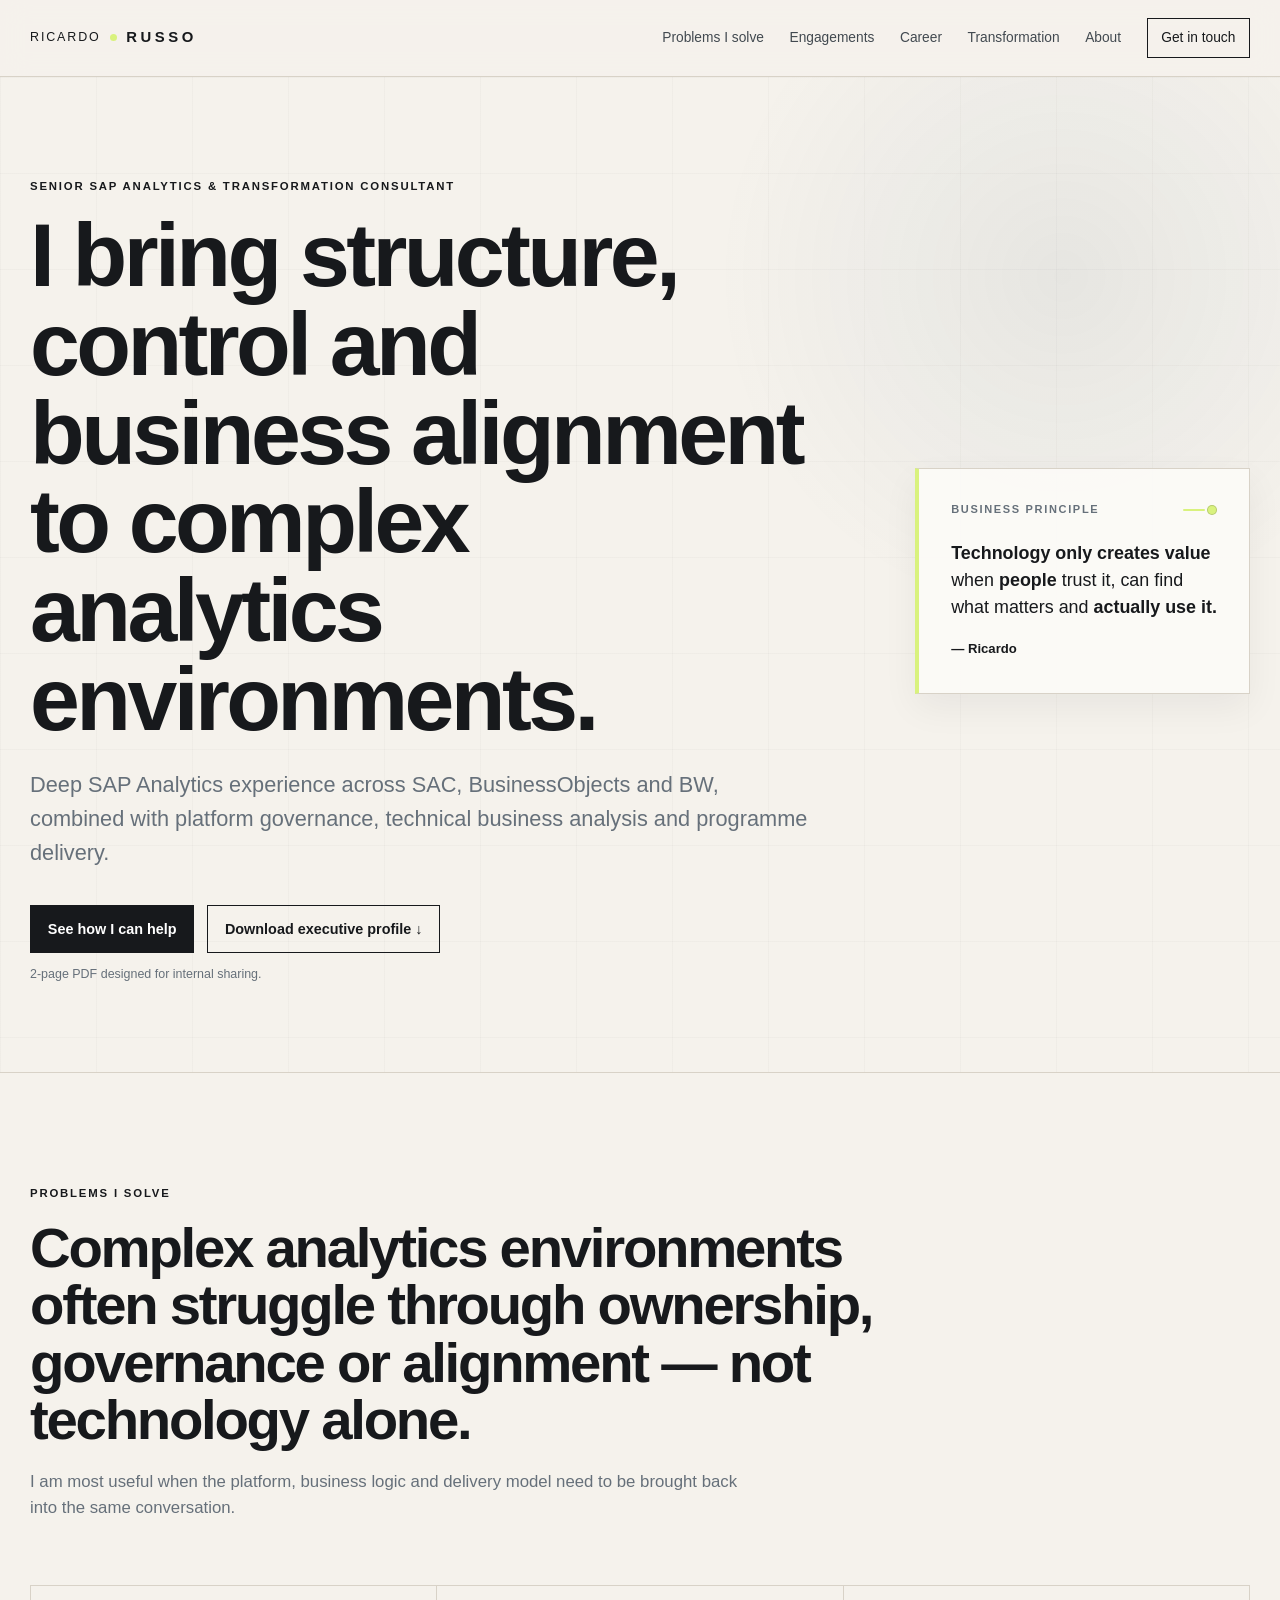
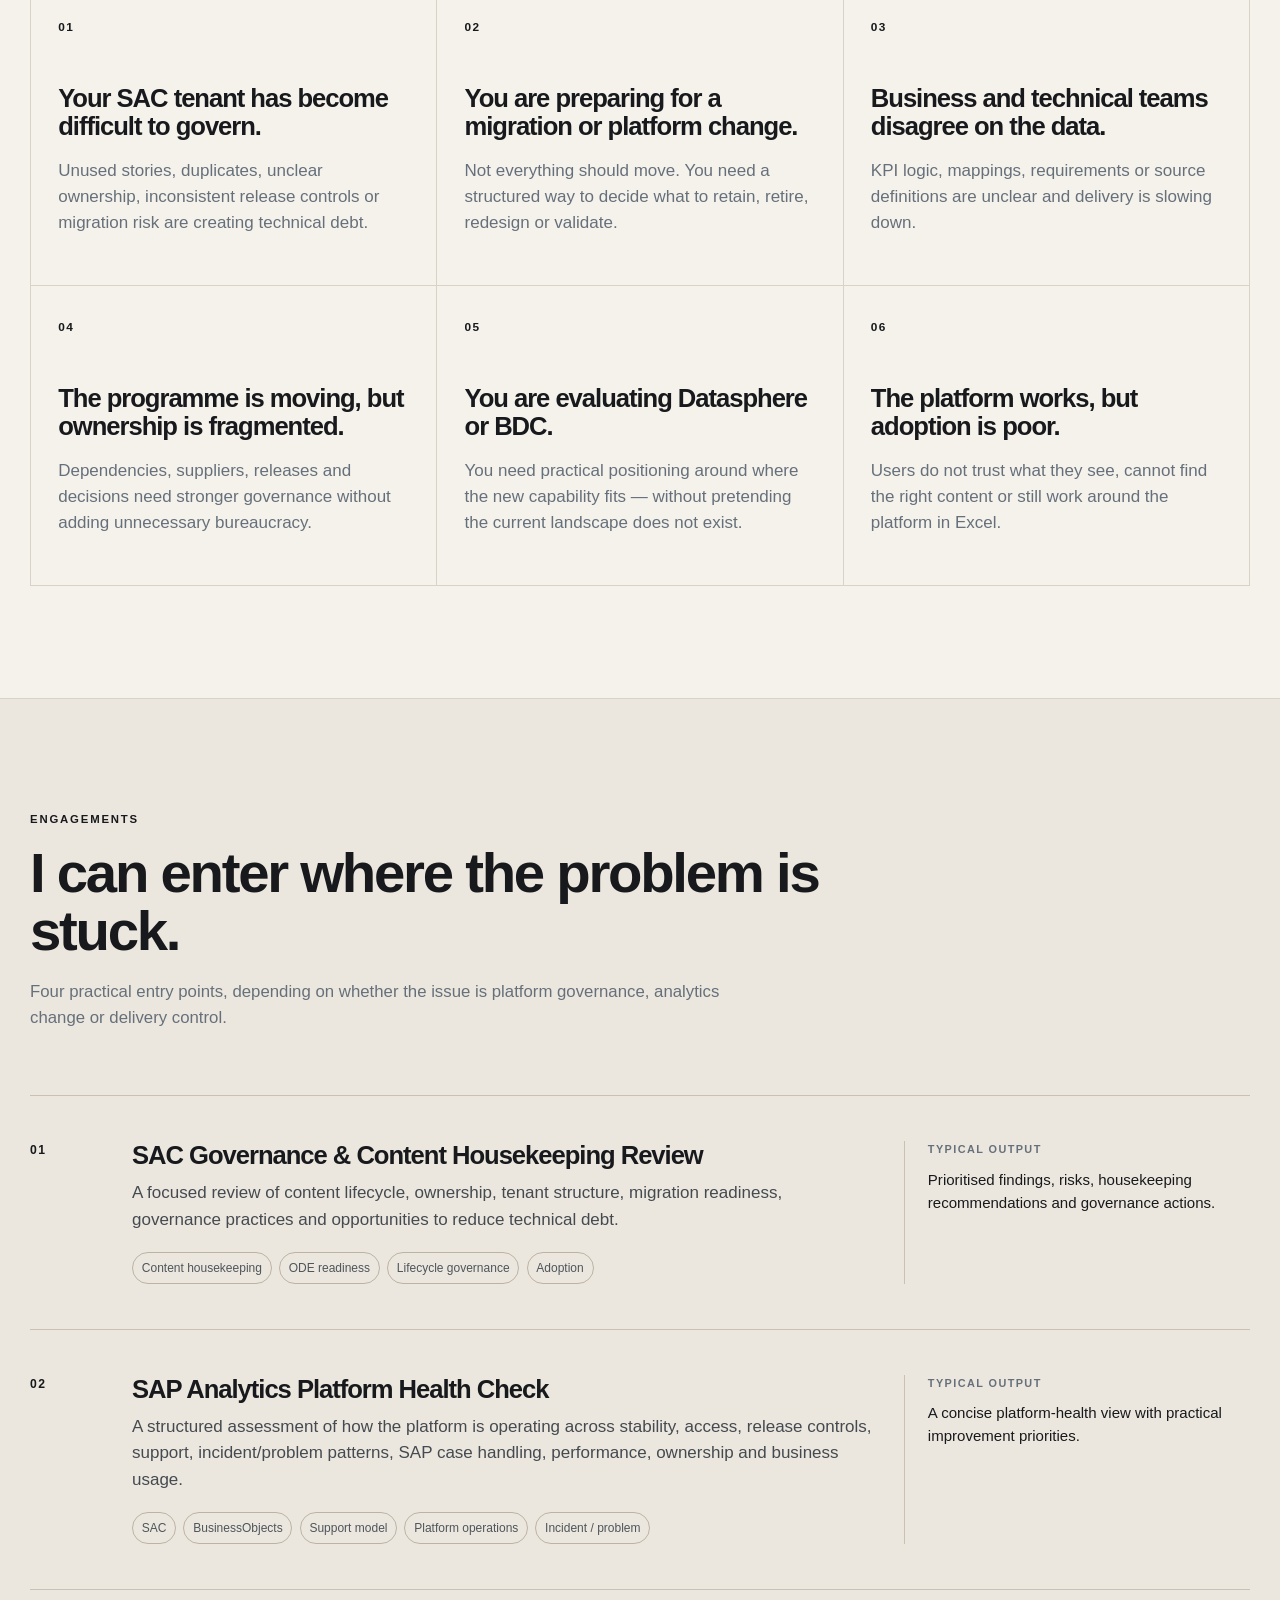
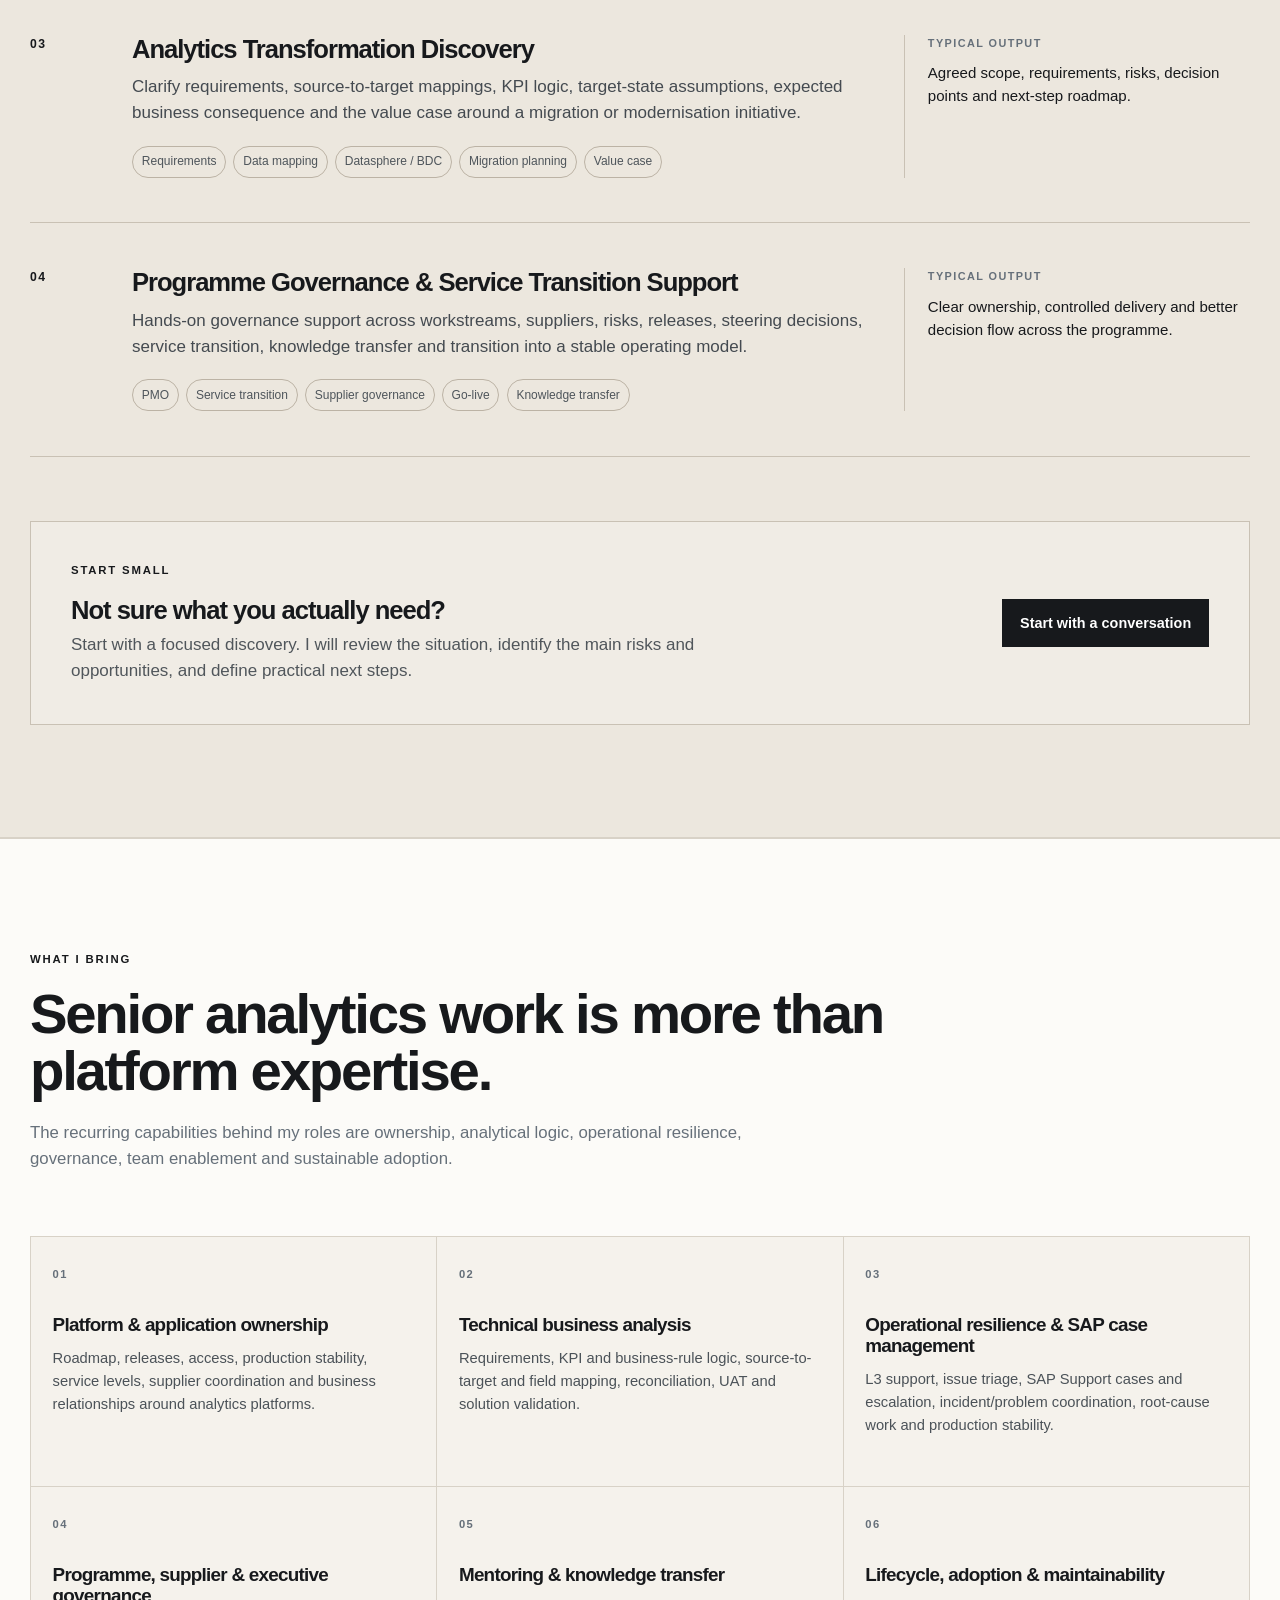
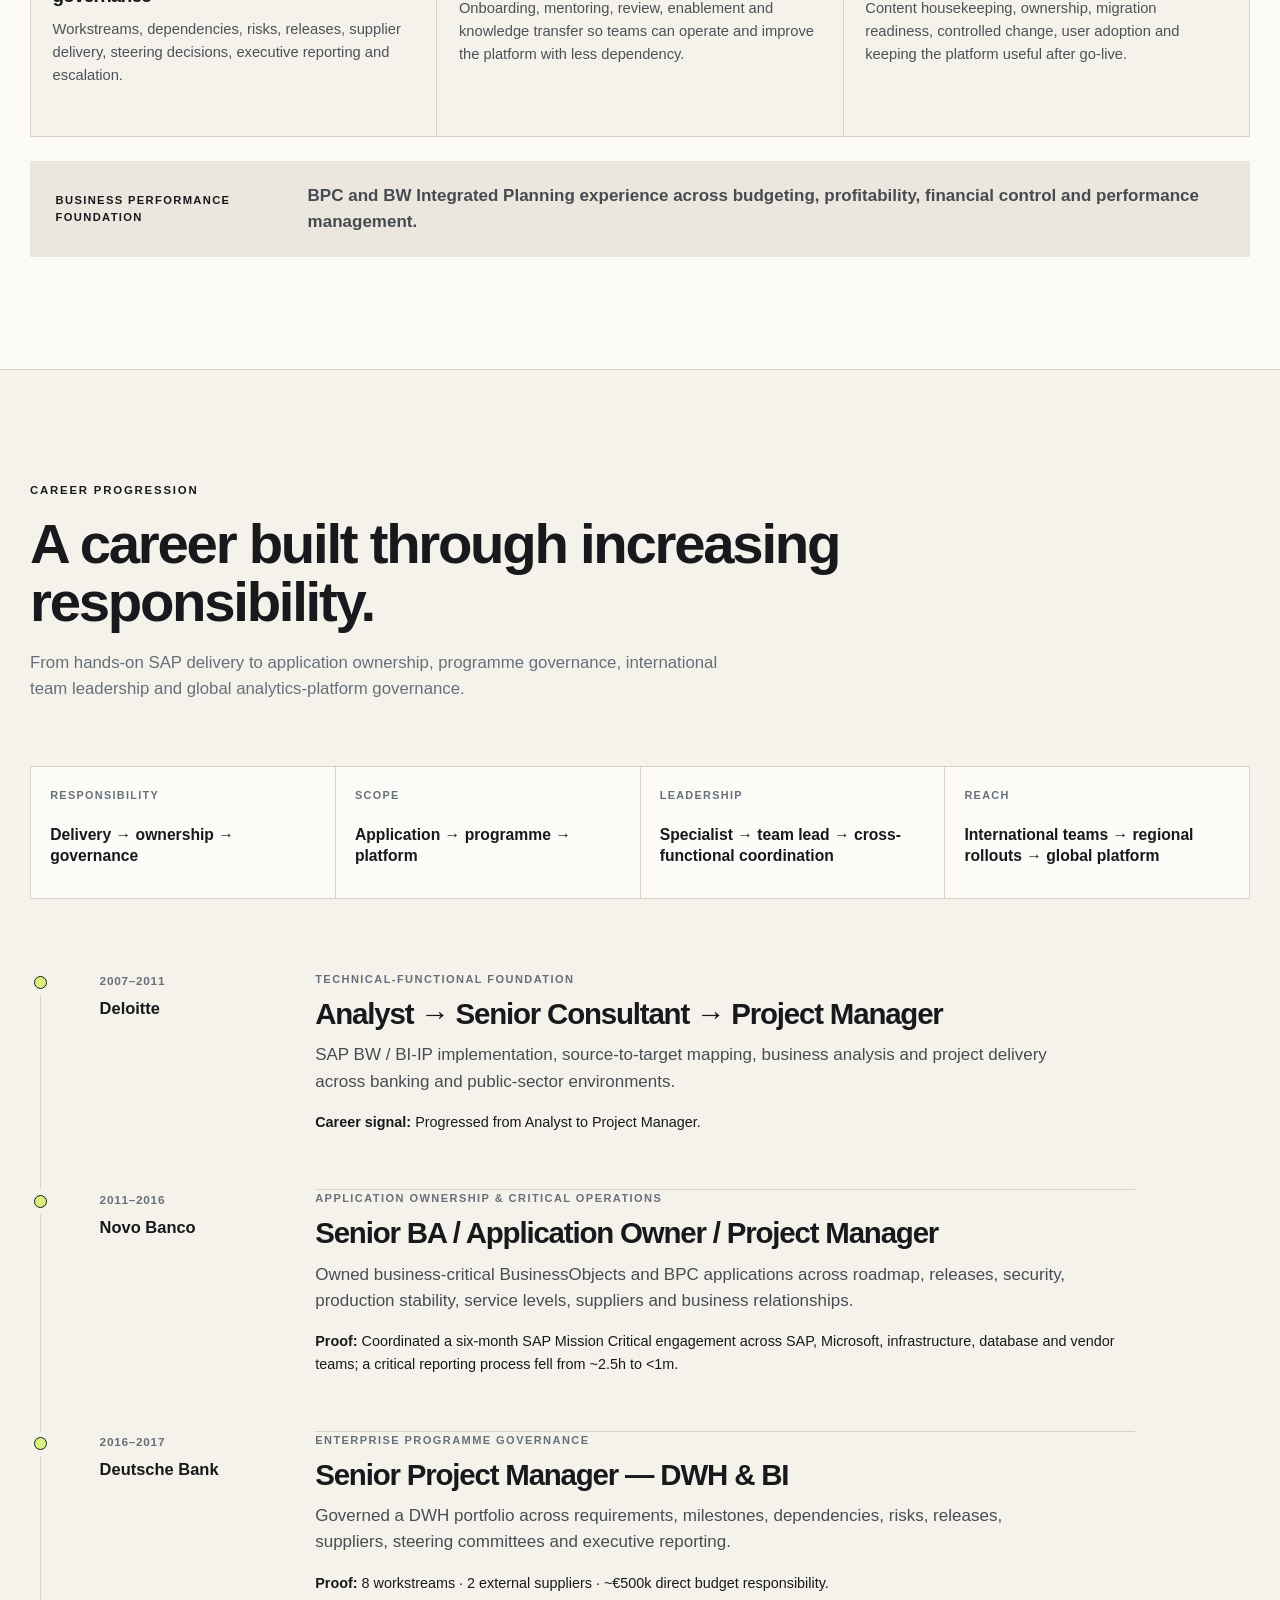
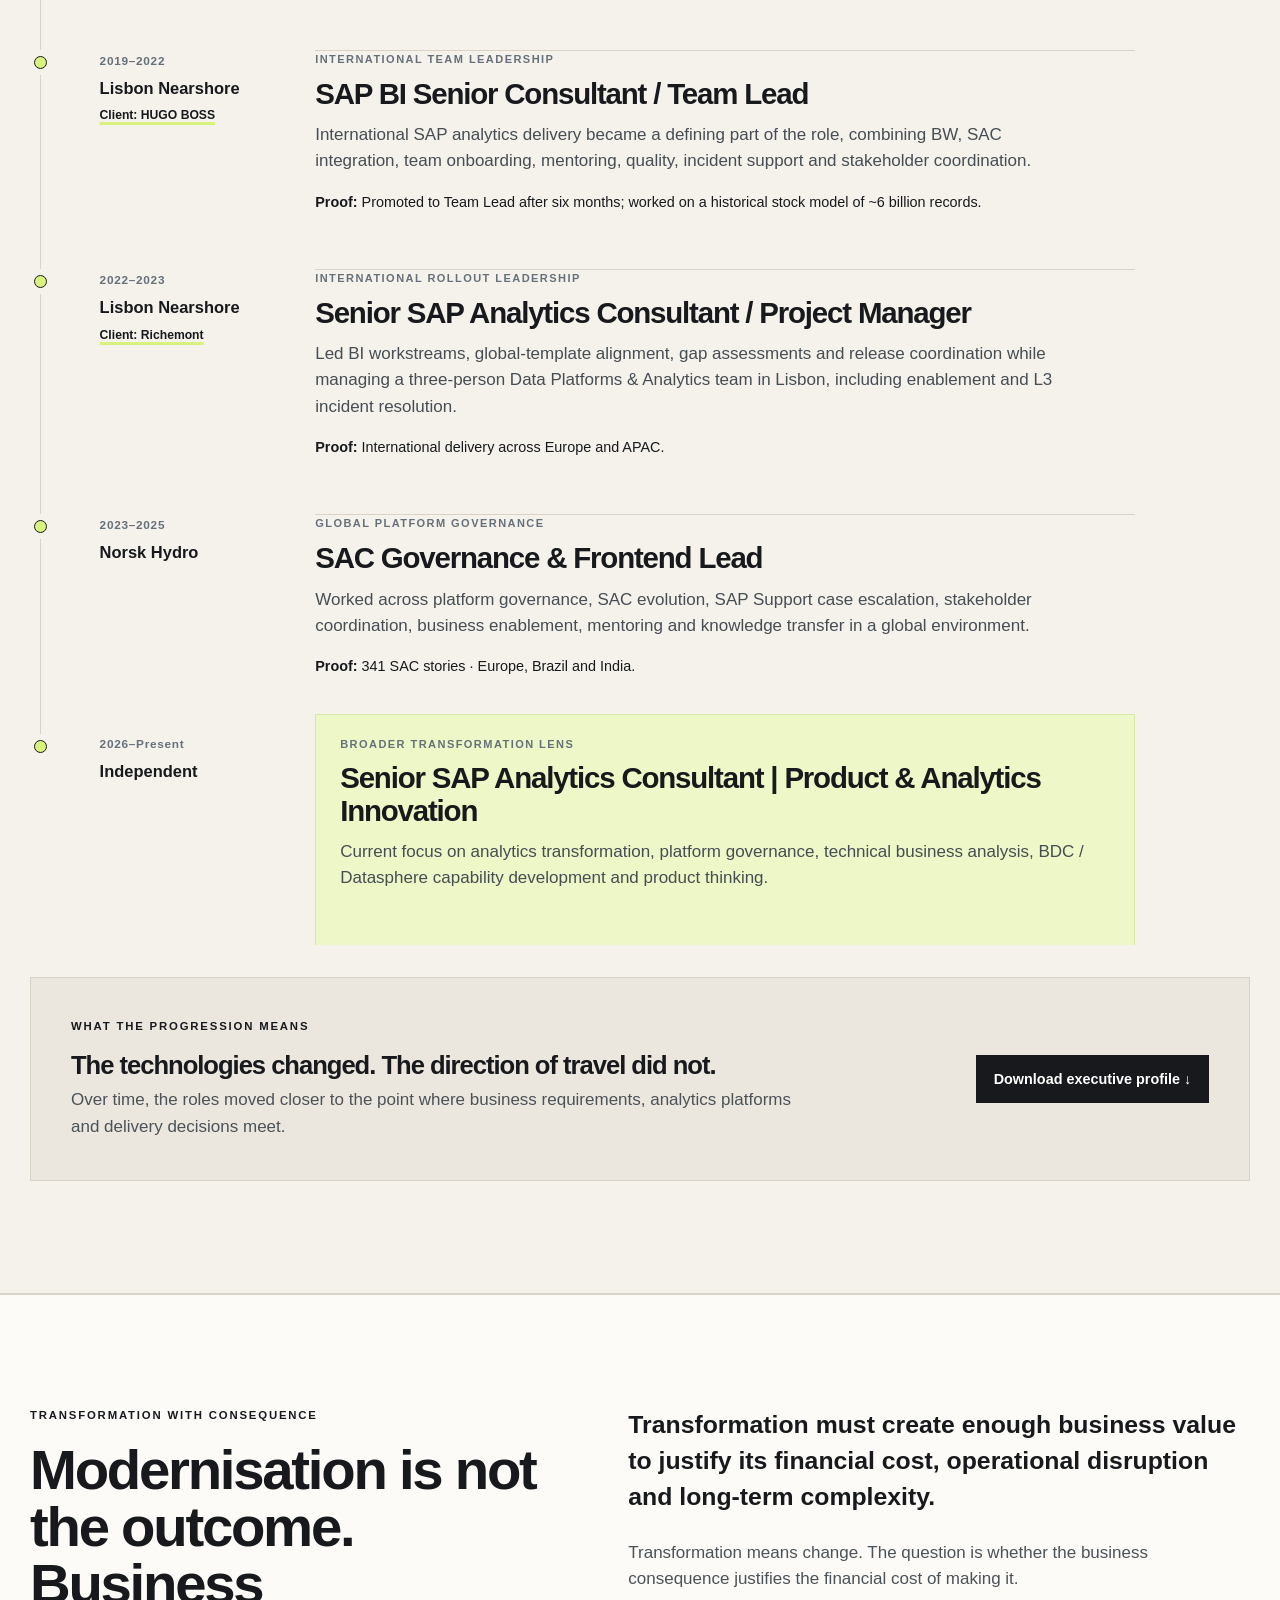
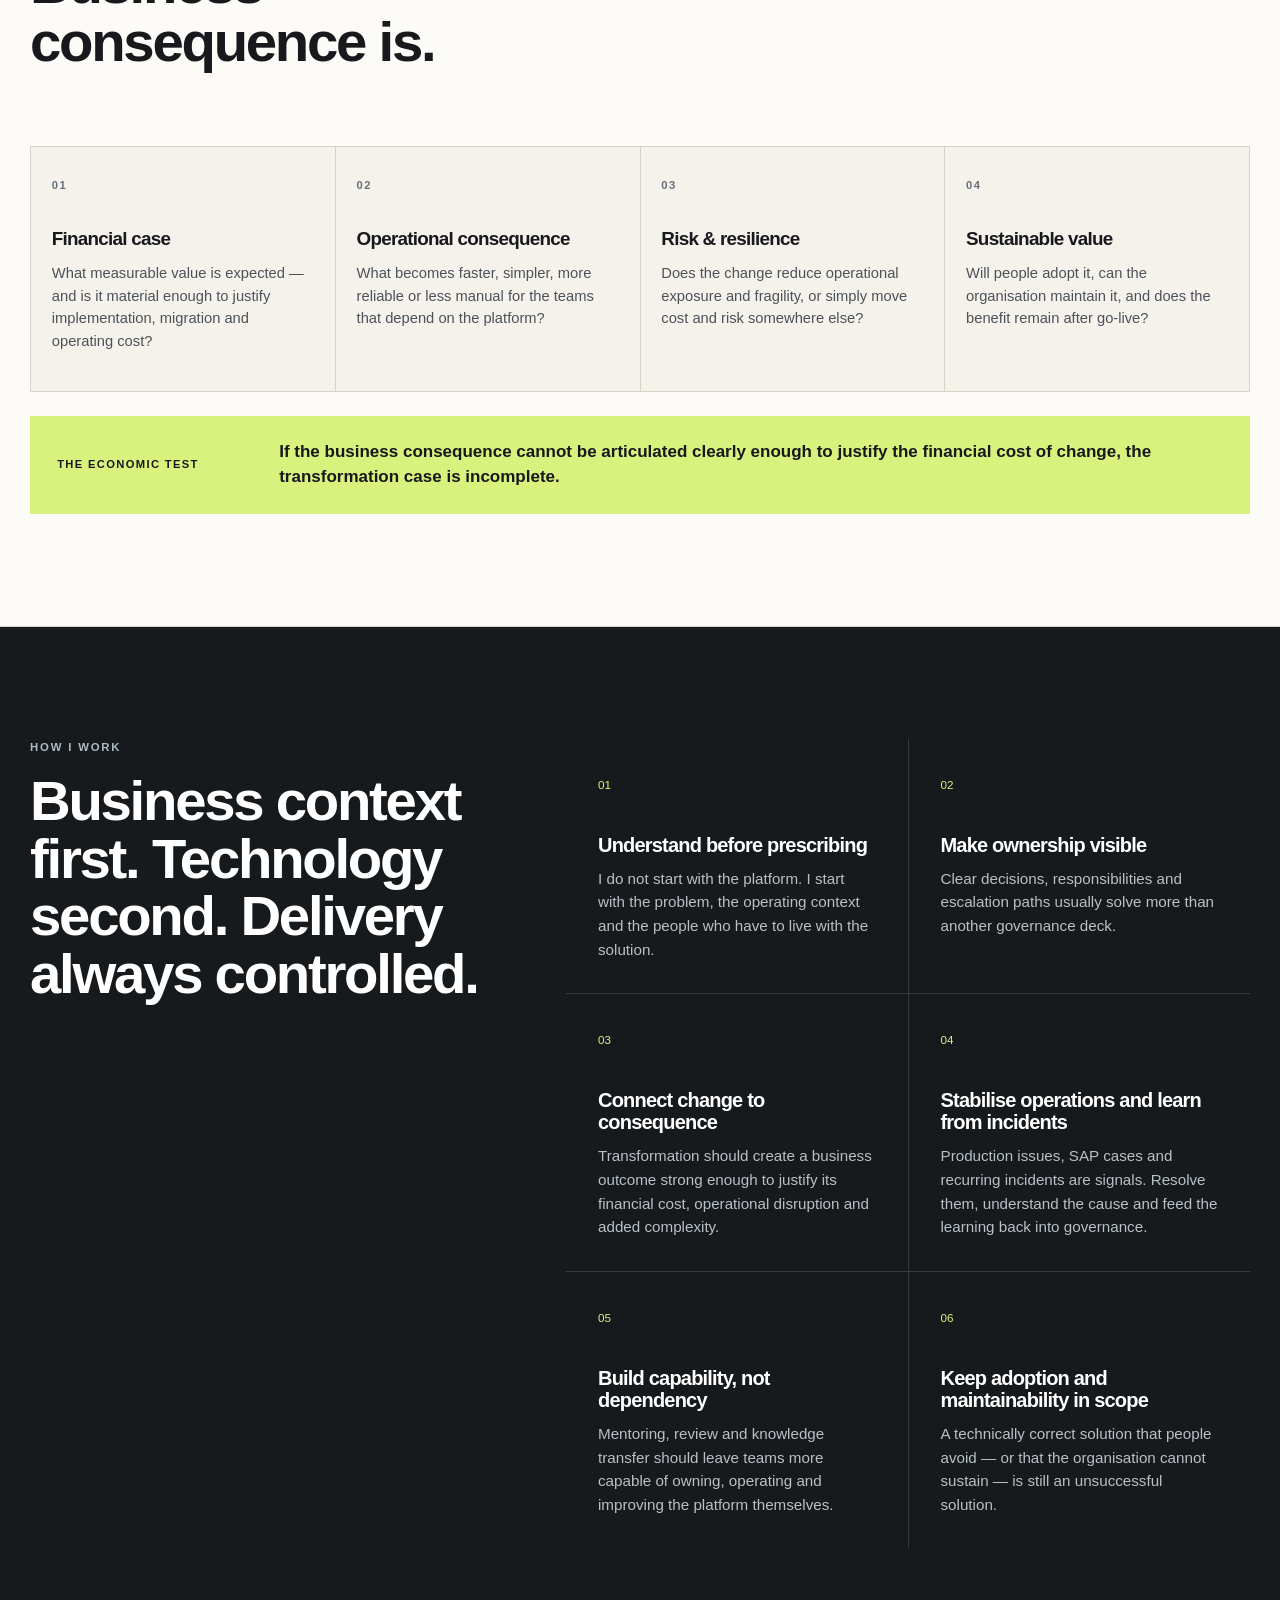
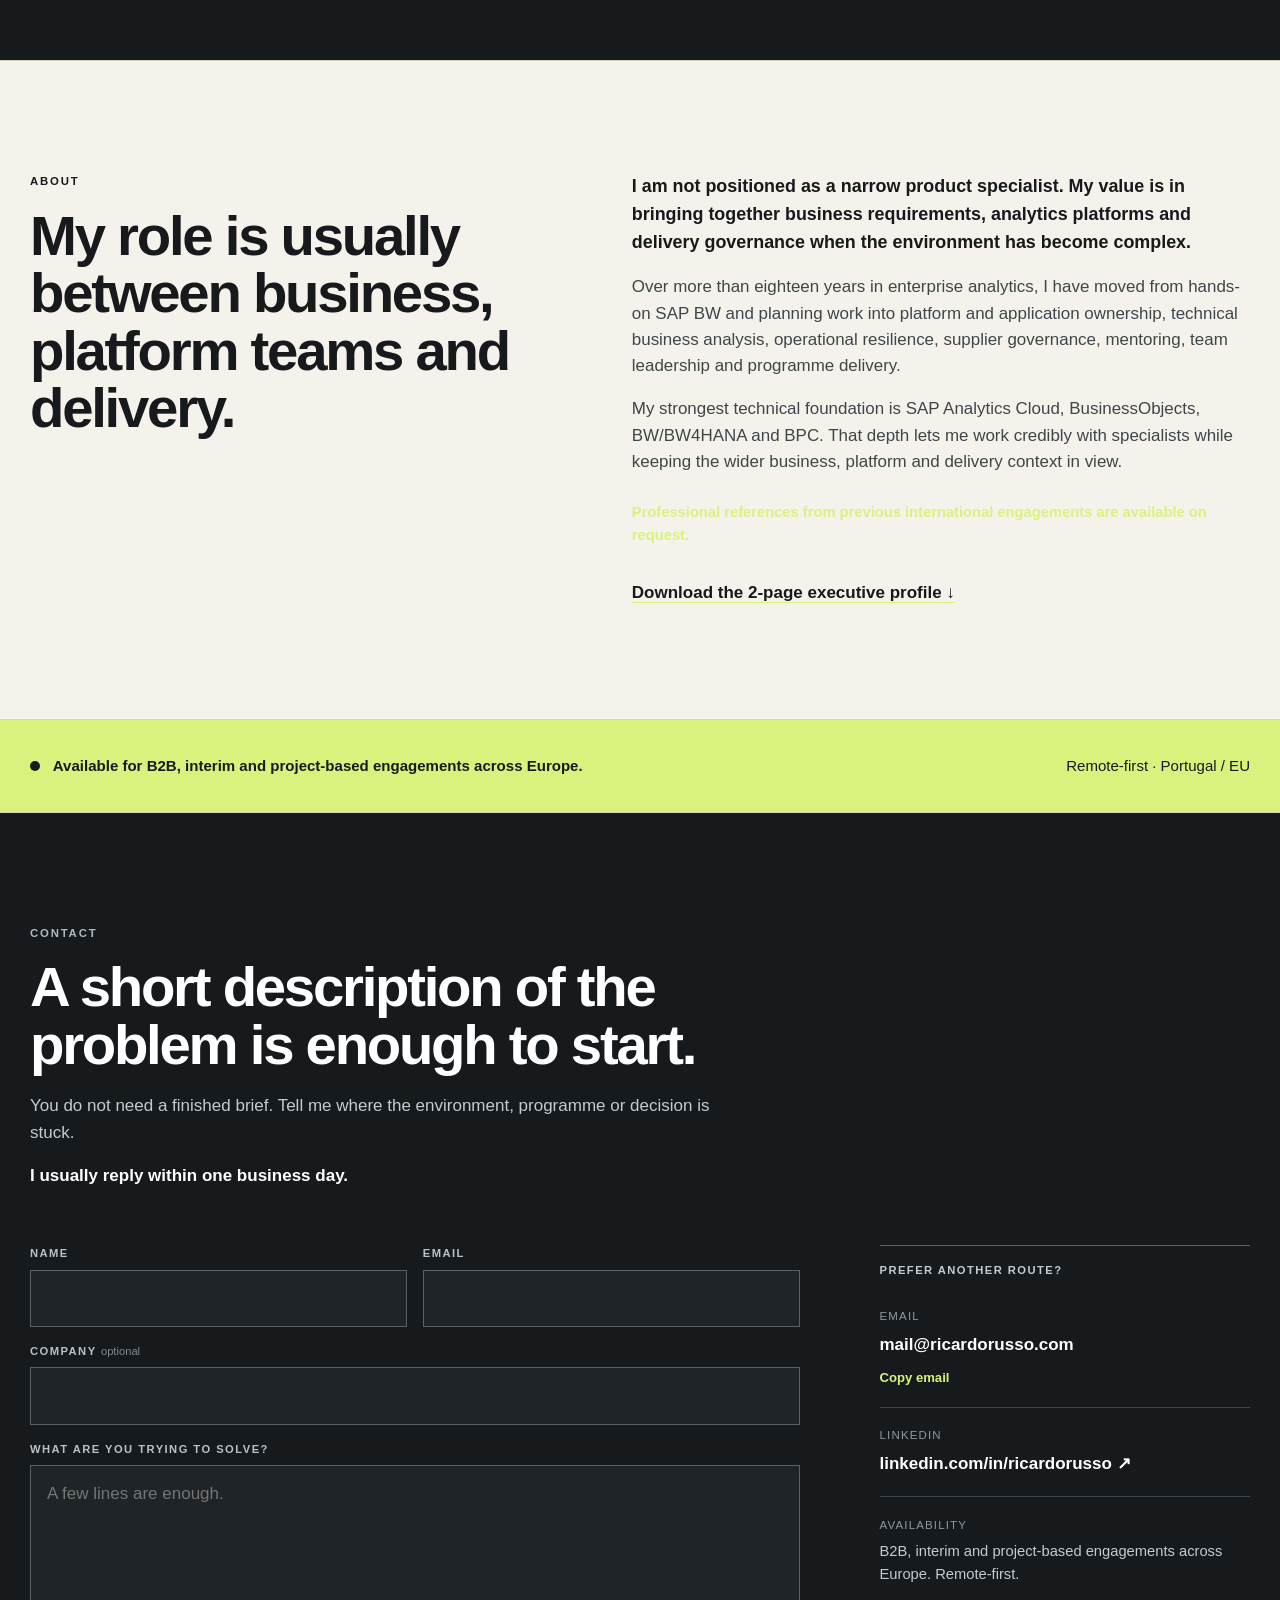
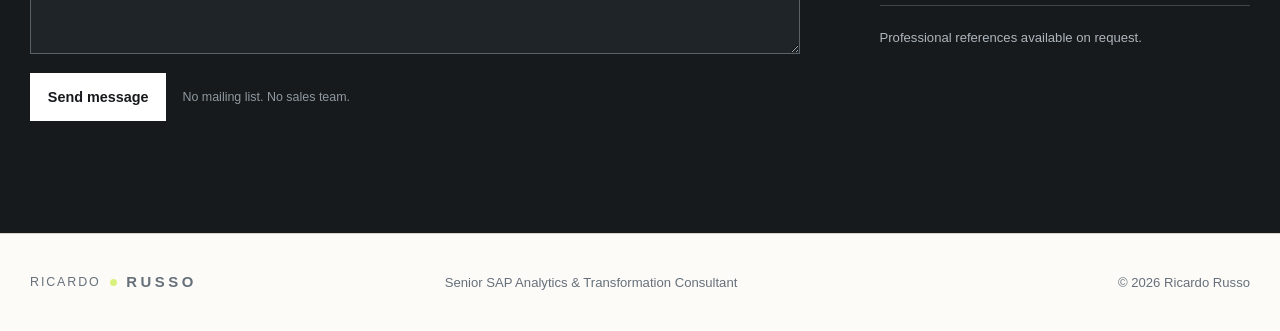
<file: index.html>
<!doctype html>
<html lang="en">
<head>
  <meta charset="utf-8">
  <meta name="viewport" content="width=device-width, initial-scale=1">
  <title>Ricardo Russo | Senior SAP Analytics &amp; Transformation Consultant</title>
  <link rel="canonical" href="https://ricardorusso.com/">
  <meta name="twitter:image" content="https://ricardorusso.com/og-image.jpg">
  <meta name="twitter:description" content="SAP Analytics, transformation, platform governance, technical business analysis and programme delivery.">
  <meta name="twitter:title" content="Ricardo Russo | Senior SAP Analytics & Transformation Consultant">
  <meta name="twitter:card" content="summary_large_image">
  <meta property="og:site_name" content="Ricardo Russo">
  <meta property="og:image:alt" content="Ricardo Russo - SAP Analytics & Transformation">
  <meta property="og:image:height" content="630">
  <meta property="og:image:width" content="1200">
  <meta property="og:image" content="https://ricardorusso.com/og-image.jpg">
  <meta name="robots" content="index, follow, max-image-preview:large">
  <meta name="description" content="Senior SAP Analytics & Transformation Consultant with 18+ years of international experience across SAC, BusinessObjects, BW/BW4HANA, platform governance, technical business analysis and programme delivery.">
  <meta name="author" content="Ricardo Russo">
  <meta name="theme-color" content="#f5f2ec">

  <meta property="og:title" content="Ricardo Russo | Senior SAP Analytics & Transformation Consultant">
  <meta property="og:description" content="SAP Analytics, transformation, platform governance, technical business analysis and programme delivery.">
  <meta property="og:type" content="website">
  <meta property="og:url" content="https://ricardorusso.com/">

  <link rel="icon" href="favicon.svg" type="image/svg+xml">
  <link rel="stylesheet" href="styles.css">
  <script defer src="content/capabilities.js"></script>
  <script defer src="content/career.js"></script>
  <script defer src="content/transformation.js"></script>
  <script defer src="content/perspectives.js"></script>
  <script defer src="script.js"></script>
  <script type="application/ld+json">
{
  "@context": "https://schema.org",
  "@type": "Person",
  "name": "Ricardo Russo",
  "url": "https://ricardorusso.com/",
  "jobTitle": "Senior SAP Analytics & Transformation Consultant",
  "sameAs": [
    "https://www.linkedin.com/in/ricardorusso"
  ],
  "knowsAbout": [
    "SAP Analytics Cloud",
    "SAP BusinessObjects",
    "SAP BW",
    "SAP BW/4HANA",
    "SAP BPC",
    "Analysis for Office",
    "SAP Datasphere",
    "SAP Business Data Cloud",
    "Platform Governance",
    "Technical Business Analysis",
    "Analytics Transformation",
    "Programme Governance",
    "Operational Resilience",
    "Mentoring and Knowledge Transfer"
  ],
  "nationality": {
    "@type": "Country",
    "name": "Portugal"
  },
  "areaServed": {
    "@type": "Place",
    "name": "Europe"
  }
}
  </script>
</head>
<body>
  <a class="skip-link" href="#main">Skip to content</a>

  <header class="site-header">
    <div class="shell header-inner">
      <a class="brand" href="#top" aria-label="Ricardo Russo home">
        <span class="brand-first">RICARDO</span>
        <span class="brand-dot" aria-hidden="true"></span>
        <span class="brand-last">RUSSO</span>
      </a>

      <nav id="site-nav" class="site-nav desktop-nav" aria-label="Primary navigation">
        <a href="#problems">Problems I solve</a>
        <a href="#engagements">Engagements</a>
        <a href="#career">Career</a>
        <a href="#transformation">Transformation</a>
        <a href="#about">About</a>
        <a href="#contact" class="nav-cta">Get in touch</a>
      </nav>

      <details class="mobile-nav">
        <summary aria-label="Open navigation">
          <span>Menu</span>
          <span class="menu-icon" aria-hidden="true"></span>
        </summary>
        <nav class="mobile-nav-panel" aria-label="Mobile navigation">
          <a href="#problems">Problems I solve</a>
        <a href="#engagements">Engagements</a>
        <a href="#career">Career</a>
        <a href="#transformation">Transformation</a>
        <a href="#about">About</a>
        <a href="#contact" class="nav-cta">Get in touch</a>
        </nav>
      </details>
    </div>
  </header>

  <main id="main">
    <section id="top" class="hero">
      <div class="shell hero-grid">
        <div class="hero-copy">
          <p class="eyebrow">Senior SAP Analytics &amp; Transformation Consultant</p>
          <h1>I bring structure, control and business alignment to complex analytics environments.</h1>
          <p class="hero-intro">
            Deep SAP Analytics experience across SAC, BusinessObjects and BW, combined with
            platform governance, technical business analysis and programme delivery.
          </p>
          <div class="hero-actions">
            <a class="button primary" href="#engagements">See how I can help</a>
            <a class="button ghost" href="Ricardo_Russo_Executive_Profile.pdf" download>Download executive profile ↓</a>
          </div>
          <p class="hero-download-note">2-page PDF designed for internal sharing.</p>
        </div>

        <aside class="hero-card hero-card-principle" aria-label="Business principle">
          <div class="principle-topline">
            <span class="card-kicker">Business principle</span>
            <span class="principle-mark" aria-hidden="true"></span>
          </div>
          <p><strong>Technology only creates value</strong> when <strong>people</strong> trust it, can find what matters and <strong>actually use it.</strong></p>
          <span class="card-signoff">— Ricardo</span>
        </aside>
      </div>
    </section>

    <section id="problems" class="section">
      <div class="shell">
        <div class="section-head">
          <p class="eyebrow">Problems I solve</p>
          <h2>Complex analytics environments often struggle through ownership, governance or alignment — not technology alone.</h2>
          <p class="lead">I am most useful when the platform, business logic and delivery model need to be brought back into the same conversation.</p>
        </div>

        <div class="problem-grid">
          <article class="problem-card">
            <span>01</span>
            <h3>Your SAC tenant has become difficult to govern.</h3>
            <p>Unused stories, duplicates, unclear ownership, inconsistent release controls or migration risk are creating technical debt.</p>
          </article>
          <article class="problem-card">
            <span>02</span>
            <h3>You are preparing for a migration or platform change.</h3>
            <p>Not everything should move. You need a structured way to decide what to retain, retire, redesign or validate.</p>
          </article>
          <article class="problem-card">
            <span>03</span>
            <h3>Business and technical teams disagree on the data.</h3>
            <p>KPI logic, mappings, requirements or source definitions are unclear and delivery is slowing down.</p>
          </article>
          <article class="problem-card">
            <span>04</span>
            <h3>The programme is moving, but ownership is fragmented.</h3>
            <p>Dependencies, suppliers, releases and decisions need stronger governance without adding unnecessary bureaucracy.</p>
          </article>
          <article class="problem-card">
            <span>05</span>
            <h3>You are evaluating Datasphere or BDC.</h3>
            <p>You need practical positioning around where the new capability fits — without pretending the current landscape does not exist.</p>
          </article>
          <article class="problem-card">
            <span>06</span>
            <h3>The platform works, but adoption is poor.</h3>
            <p>Users do not trust what they see, cannot find the right content or still work around the platform in Excel.</p>
          </article>
        </div>
      </div>
    </section>

    <section id="engagements" class="section section-cream">
      <div class="shell">
        <div class="section-head">
          <p class="eyebrow">Engagements</p>
          <h2>I can enter where the problem is stuck.</h2>
          <p class="lead">Four practical entry points, depending on whether the issue is platform governance, analytics change or delivery control.</p>
        </div>

        <div class="engagement-list">
          <article class="engagement">
            <div class="engagement-number">01</div>
            <div class="engagement-main">
              <h3>SAC Governance & Content Housekeeping Review</h3>
              <p>
                A focused review of content lifecycle, ownership, tenant structure, migration readiness,
                governance practices and opportunities to reduce technical debt.
              </p>
              <div class="tag-row">
                <span>Content housekeeping</span>
                <span>ODE readiness</span>
                <span>Lifecycle governance</span>
                <span>Adoption</span>
              </div>
            </div>
            <div class="engagement-outcome">
              <span>Typical output</span>
              <p>Prioritised findings, risks, housekeeping recommendations and governance actions.</p>
            </div>
          </article>

          <article class="engagement">
            <div class="engagement-number">02</div>
            <div class="engagement-main">
              <h3>SAP Analytics Platform Health Check</h3>
              <p>
                A structured assessment of how the platform is operating across stability, access,
                release controls, support, incident/problem patterns, SAP case handling, performance, ownership and business usage.
              </p>
              <div class="tag-row">
                <span>SAC</span>
                <span>BusinessObjects</span>
                <span>Support model</span>
                <span>Platform operations</span>
                <span>Incident / problem</span>
              </div>
            </div>
            <div class="engagement-outcome">
              <span>Typical output</span>
              <p>A concise platform-health view with practical improvement priorities.</p>
            </div>
          </article>

          <article class="engagement">
            <div class="engagement-number">03</div>
            <div class="engagement-main">
              <h3>Analytics Transformation Discovery</h3>
              <p>
                Clarify requirements, source-to-target mappings, KPI logic, target-state assumptions,
                expected business consequence and the value case around a migration or modernisation initiative.
              </p>
              <div class="tag-row">
                <span>Requirements</span>
                <span>Data mapping</span>
                <span>Datasphere / BDC</span>
                <span>Migration planning</span>
                <span>Value case</span>
              </div>
            </div>
            <div class="engagement-outcome">
              <span>Typical output</span>
              <p>Agreed scope, requirements, risks, decision points and next-step roadmap.</p>
            </div>
          </article>

          <article class="engagement">
            <div class="engagement-number">04</div>
            <div class="engagement-main">
              <h3>Programme Governance & Service Transition Support</h3>
              <p>
                Hands-on governance support across workstreams, suppliers, risks, releases, steering
                decisions, service transition, knowledge transfer and transition into a stable operating model.
              </p>
              <div class="tag-row">
                <span>PMO</span>
                <span>Service transition</span>
                <span>Supplier governance</span>
                <span>Go-live</span>
                <span>Knowledge transfer</span>
              </div>
            </div>
            <div class="engagement-outcome">
              <span>Typical output</span>
              <p>Clear ownership, controlled delivery and better decision flow across the programme.</p>
            </div>
          </article>
        </div>

        <div class="start-small">
          <div>
            <p class="eyebrow">Start small</p>
            <h3>Not sure what you actually need?</h3>
            <p>Start with a focused discovery. I will review the situation, identify the main risks and opportunities, and define practical next steps.</p>
          </div>
          <a class="button primary" href="#contact">Start with a conversation</a>
        </div>
      </div>
    </section>

    <section id="capabilities" class="section capabilities-section">
      <div class="shell" id="capabilities-content"></div>
    </section>

    <section id="career" class="section">
      <div class="shell" id="career-content">
        <noscript>
          <div class="section-head">
            <p class="eyebrow">Career progression</p>
            <h2>A career built through increasing responsibility.</h2>
            <p class="lead">Enable JavaScript to view the interactive career timeline.</p>
          </div>
        </noscript>
      </div>
    </section>

    <section id="transformation" class="section transformation-section">
      <div class="shell" id="transformation-content"></div>
    </section>

    <section id="perspectives" class="section perspectives-section" hidden>
      <div class="shell" id="perspectives-content"></div>
    </section>

    <section class="section section-dark">
      <div class="shell how-grid">
        <div>
          <p class="eyebrow light">How I work</p>
          <h2>Business context first. Technology second. Delivery always controlled.</h2>
        </div>
        <div class="principles">
          <article>
            <span>01</span>
            <h3>Understand before prescribing</h3>
            <p>I do not start with the platform. I start with the problem, the operating context and the people who have to live with the solution.</p>
          </article>
          <article>
            <span>02</span>
            <h3>Make ownership visible</h3>
            <p>Clear decisions, responsibilities and escalation paths usually solve more than another governance deck.</p>
          </article>
          <article>
            <span>03</span>
            <h3>Connect change to consequence</h3>
            <p>Transformation should create a business outcome strong enough to justify its financial cost, operational disruption and added complexity.</p>
          </article>
          <article>
            <span>04</span>
            <h3>Stabilise operations and learn from incidents</h3>
            <p>Production issues, SAP cases and recurring incidents are signals. Resolve them, understand the cause and feed the learning back into governance.</p>
          </article>
          <article>
            <span>05</span>
            <h3>Build capability, not dependency</h3>
            <p>Mentoring, review and knowledge transfer should leave teams more capable of owning, operating and improving the platform themselves.</p>
          </article>
          <article>
            <span>06</span>
            <h3>Keep adoption and maintainability in scope</h3>
            <p>A technically correct solution that people avoid — or that the organisation cannot sustain — is still an unsuccessful solution.</p>
          </article>
        </div>
      </div>
    </section>

    <section id="about" class="section">
      <div class="shell about-grid">
        <div class="section-head compact">
          <p class="eyebrow">About</p>
          <h2>My role is usually between business, platform teams and delivery.</h2>
        </div>
        <div class="about-copy">
          <p class="about-lead">
            I am not positioned as a narrow product specialist. My value is in bringing together
            business requirements, analytics platforms and delivery governance when the environment
            has become complex.
          </p>
          <p>
            Over more than eighteen years in enterprise analytics, I have moved from hands-on SAP BW
            and planning work into platform and application ownership, technical business analysis,
            operational resilience, supplier governance, mentoring, team leadership and programme delivery.
          </p>
          <p>
            My strongest technical foundation is SAP Analytics Cloud, BusinessObjects, BW/BW4HANA
            and BPC. That depth lets me work credibly with specialists while keeping the wider
            business, platform and delivery context in view.
          </p>
          <p class="references-note">Professional references from previous international engagements are available on request.</p>
          <a class="profile-download-link" href="Ricardo_Russo_Executive_Profile.pdf" download>Download the 2-page executive profile ↓</a>
        </div>
      </div>
    </section>

    <section class="availability">
      <div class="shell availability-inner">
        <div>
          <span class="availability-dot" aria-hidden="true"></span>
          <strong>Available for B2B, interim and project-based engagements across Europe.</strong>
        </div>
        <span>Remote-first · Portugal / EU</span>
      </div>
    </section>

    <section id="contact" class="section contact-section">
      <div class="shell">
        <div class="contact-intro">
          <p class="eyebrow light">Contact</p>
          <h2>A short description of the problem is enough to start.</h2>
          <p>You do not need a finished brief. Tell me where the environment, programme or decision is stuck.</p>
          <p class="reply-note">I usually reply within one business day.</p>
        </div>

        <div class="contact-layout">
          <form class="contact-form" action="https://formsubmit.co/mail@ricardorusso.com" method="POST">
            <input type="hidden" name="_subject" value="New project enquiry from ricardorusso.com">
            <input type="hidden" name="_captcha" value="false">
            <input type="hidden" name="_template" value="table">
            <input type="hidden" name="_next" value="https://ricardorusso.com/#sent">

            <div class="form-row">
              <label>
                <span>Name</span>
                <input type="text" name="name" autocomplete="name" required>
              </label>
              <label>
                <span>Email</span>
                <input type="email" name="email" autocomplete="email" required>
              </label>
            </div>

            <label>
              <span>Company <em>optional</em></span>
              <input type="text" name="company" autocomplete="organization">
            </label>

            <label>
              <span>What are you trying to solve?</span>
              <textarea name="message" rows="6" required placeholder="A few lines are enough."></textarea>
            </label>

            <div class="form-actions">
              <button class="button light-button" type="submit">Send message</button>
              <span class="form-privacy">No mailing list. No sales team.</span>
            </div>
          </form>

          <aside class="contact-aside">
            <p class="contact-aside-title">Prefer another route?</p>

            <div class="contact-option">
              <span>Email</span>
              <strong id="email-address">mail@ricardorusso.com</strong>
              <button id="copy-email" class="text-button" type="button">Copy email</button>
            </div>

            <div class="contact-option">
              <span>LinkedIn</span>
              <a href="https://www.linkedin.com/in/ricardorusso" target="_blank" rel="noopener noreferrer">linkedin.com/in/ricardorusso ↗</a>
            </div>

            <div class="contact-option">
              <span>Availability</span>
              <p>B2B, interim and project-based engagements across Europe. Remote-first.</p>
            </div>

            <p class="references-contact">Professional references available on request.</p>
          </aside>
        </div>

        <div id="sent" class="sent-message" role="status" aria-live="polite">
          Thanks — your message has been sent. I will get back to you as soon as I can.
        </div>
      </div>
    </section>
  </main>

  <footer class="site-footer">
    <div class="shell footer-inner">
      <a class="brand footer-brand" href="#top" aria-label="Back to top">
        <span class="brand-first">RICARDO</span>
        <span class="brand-dot" aria-hidden="true"></span>
        <span class="brand-last">RUSSO</span>
      </a>
      <span>Senior SAP Analytics &amp; Transformation Consultant</span>
      <span>© <span id="year">2026</span> Ricardo Russo</span>
    </div>
  </footer>
  <!-- Cloudflare Web Analytics --><script type='module' src='https://static.cloudflareinsights.com/beacon.min.js' data-cf-beacon='{"token": "2452c5265e984b9d9688143a83ec8676"}'></script><!-- End Cloudflare Web Analytics -->
</body>
</html>
</file>
<file: styles.css>
:root {
  --bg: #f5f2ec;
  --paper: #fcfbf8;
  --cream: #ece7de;
  --ink: #17191c;
  --muted: #66707a;
  --line: #d8d2c7;
  --accent: #d9f27e;
  --accent-soft: #eef7c7;
  --lime: #d9f27e;
  --dark: #161a1d;
  --max: 1220px;
}

* { box-sizing: border-box; }
html { scroll-behavior: smooth; background: var(--bg); }
body {
  margin: 0;
  background: var(--bg);
  color: var(--ink);
  font-family: "Helvetica Neue", Helvetica, Arial, sans-serif;
  font-size: 17px;
  line-height: 1.55;
  -webkit-font-smoothing: antialiased;
}
a { color: inherit; }
button, input, textarea { font: inherit; }

.skip-link {
  position: absolute;
  left: -9999px;
  top: 0;
  z-index: 999;
  background: var(--ink);
  color: #fff;
  padding: .7rem 1rem;
}
.skip-link:focus { left: 1rem; top: 1rem; }

.shell {
  width: min(calc(100% - 48px), var(--max));
  margin-inline: auto;
}

.site-header {
  position: sticky;
  top: 0;
  z-index: 100;
  background: color-mix(in srgb, var(--bg) 93%, transparent);
  border-bottom: 1px solid var(--line);
  backdrop-filter: blur(14px);
}
.header-inner {
  min-height: 76px;
  display: flex;
  align-items: center;
  justify-content: space-between;
  gap: 2rem;
}
.brand {
  display: inline-flex;
  align-items: center;
  gap: .58rem;
  text-decoration: none;
  transform-origin: 38% 100%;
}
.brand-first {
  font-size: .78rem;
  font-weight: 500;
  letter-spacing: .15em;
}
.brand-dot {
  width: 7px;
  height: 7px;
  border-radius: 999px;
  background: var(--accent);
  display: inline-block;
  transition: transform .2s ease, background .2s ease;
}
.brand-last {
  font-size: .93rem;
  font-weight: 800;
  letter-spacing: .24em;
}
.brand:hover .brand-dot {
  transform: scale(1.7);
  background: var(--accent);
}

.site-nav {
  display: flex;
  align-items: center;
  gap: 1.6rem;
  font-size: .86rem;
}
.site-nav a {
  color: #424950;
  text-decoration: none;
}
.site-nav a:hover { color: var(--ink); }
.site-nav .nav-cta {
  border: 1px solid var(--ink);
  padding: .55rem .85rem;
  color: var(--ink);
}
.menu-toggle {
  display: none;
  border: 1px solid var(--ink);
  background: transparent;
  padding: .45rem .7rem;
}

.hero {
  border-bottom: 1px solid var(--line);
  overflow: hidden;
  background:
    radial-gradient(circle at 83% 20%, rgba(54,83,106,.08), transparent 26%),
    linear-gradient(90deg, rgba(23,25,28,.025) 1px, transparent 1px),
    linear-gradient(rgba(23,25,28,.025) 1px, transparent 1px);
  background-size: auto, 96px 96px, 96px 96px;
}
.hero-grid {
  min-height: 665px;
  display: grid;
  grid-template-columns: minmax(0, 1.65fr) minmax(280px, .7fr);
  gap: 6rem;
  align-items: center;
  padding: 6.3rem 0 4rem;
}
.eyebrow {
  margin: 0 0 1rem;
  color: var(--ink);
  text-transform: uppercase;
  font-size: .71rem;
  font-weight: 750;
  letter-spacing: .16em;
}
.eyebrow.light { color: #aebac2; }
h1, h2, h3 {
  margin-top: 0;
  letter-spacing: -.04em;
}
h1 {
  max-width: 940px;
  margin-bottom: 1.55rem;
  font-size: clamp(3.3rem, 7vw, 6.75rem);
  line-height: .99;
  font-weight: 720;
}
h2 {
  margin-bottom: 1.25rem;
  font-size: clamp(2.25rem, 4.4vw, 4.5rem);
  line-height: 1.02;
}
h3 {
  margin-bottom: .7rem;
  font-size: clamp(1.3rem, 2vw, 1.9rem);
  line-height: 1.1;
}
.hero-intro {
  max-width: 780px;
  margin: 0;
  color: var(--muted);
  font-size: clamp(1.08rem, 1.7vw, 1.42rem);
}
.hero-actions {
  display: flex;
  gap: .8rem;
  flex-wrap: wrap;
  margin-top: 2.2rem;
}
.button {
  display: inline-flex;
  align-items: center;
  justify-content: center;
  min-height: 48px;
  padding: .75rem 1.05rem;
  border: 1px solid var(--ink);
  text-decoration: none;
  font-size: .9rem;
  font-weight: 700;
  transition: transform .16s ease, box-shadow .16s ease, background .16s ease;
}
.button:hover {
  transform: translateY(-2px);
  box-shadow: 0 8px 18px rgba(0,0,0,.08);
}
.button.primary {
  background: var(--ink);
  color: white;
}
.button.primary:hover { background: #2a2e32; }
.button.ghost { background: transparent; }
.button.light-button {
  background: white;
  color: var(--ink);
  border-color: white;
}
.button.dark-outline {
  border-color: #6f787f;
  color: white;
}
.hero-card {
  position: relative;
  padding: 2rem;
  background: var(--paper);
  border: 1px solid var(--line);
  transform: rotate(1.2deg);
  box-shadow: 0 16px 40px rgba(23,25,28,.06);
}
.hero-card::before {
  content: "";
  position: absolute;
  top: 18px;
  right: 18px;
  width: 10px;
  height: 10px;
  border-radius: 999px;
  background: var(--accent);
  border: 1px solid rgba(0,0,0,.15);
}
.hero-card:hover {
  transform: rotate(0deg) translateY(-2px);
}
.card-kicker {
  display: block;
  margin-bottom: 1rem;
  color: var(--muted);
  font-size: .69rem;
  font-weight: 750;
  letter-spacing: .15em;
  text-transform: uppercase;
}
.hero-card p {
  margin: 0;
  font-size: 1.12rem;
  line-height: 1.45;
}
.card-signoff {
  display: block;
  margin-top: 1rem;
  color: var(--ink);
  font-size: .82rem;
  font-weight: 700;
}


.section {
  padding: 7rem 0;
  border-bottom: 1px solid var(--line);
}
.section-cream { background: var(--cream); }
.section-dark {
  background: var(--dark);
  color: white;
}
.section-head {
  max-width: 850px;
  margin-bottom: 4rem;
}
.section-head.compact { margin-bottom: 0; }
.lead {
  max-width: 720px;
  margin: 0;
  color: var(--muted);
  font-size: 1.05rem;
}

.problem-grid {
  display: grid;
  grid-template-columns: repeat(3, 1fr);
  border-top: 1px solid var(--line);
  border-left: 1px solid var(--line);
}
.problem-card {
  min-height: 300px;
  padding: 1.7rem;
  border-right: 1px solid var(--line);
  border-bottom: 1px solid var(--line);
  transition: transform .16s ease, background .16s ease;
}
.problem-card:hover {
  transform: translateY(-4px);
  background: var(--paper);
}
.problem-card > span {
  display: inline-block;
  margin-bottom: 3rem;
  color: var(--ink);
  font-size: .74rem;
  font-weight: 750;
  letter-spacing: .12em;
}
.problem-card p {
  color: var(--muted);
  margin-bottom: 0;
}

.engagement-list {
  border-top: 1px solid #c9c1b4;
}
.engagement {
  display: grid;
  grid-template-columns: 70px minmax(0, 1.5fr) minmax(250px, .7fr);
  gap: 2rem;
  padding: 2.8rem 0;
  border-bottom: 1px solid #c9c1b4;
}
.engagement-number {
  color: var(--ink);
  font-size: .76rem;
  font-weight: 750;
  letter-spacing: .12em;
}
.engagement-main p {
  max-width: 760px;
  margin: 0;
  color: #444a50;
}
.tag-row {
  display: flex;
  flex-wrap: wrap;
  gap: .45rem;
  margin-top: 1.2rem;
}
.tag-row span {
  padding: .35rem .55rem;
  border: 1px solid #bcb3a5;
  border-radius: 999px;
  color: #4e555b;
  font-size: .75rem;
}
.engagement-outcome {
  padding-left: 1.4rem;
  border-left: 1px solid #c9c1b4;
}
.engagement-outcome > span {
  display: block;
  margin-bottom: .6rem;
  color: var(--muted);
  text-transform: uppercase;
  font-size: .68rem;
  font-weight: 750;
  letter-spacing: .13em;
}
.engagement-outcome p {
  margin: 0;
  font-size: .94rem;
}

.start-small {
  display: flex;
  align-items: center;
  justify-content: space-between;
  gap: 3rem;
  margin-top: 4rem;
  padding: 2.5rem;
  border: 1px solid #c9c1b4;
  background: rgba(255,255,255,.22);
}
.start-small h3 { margin-bottom: .5rem; }
.start-small p:not(.eyebrow) {
  max-width: 720px;
  margin: 0;
  color: #50565b;
}

.case-grid {
  display: grid;
  grid-template-columns: repeat(2, 1fr);
  gap: 1px;
  background: var(--line);
  border: 1px solid var(--line);
}
.case-card {
  padding: 2.2rem;
  background: var(--paper);
  transition: transform .16s ease, box-shadow .16s ease;
}
.case-card:hover {
  transform: translateY(-3px);
  box-shadow: 0 16px 28px rgba(0,0,0,.06);
}
.case-topline {
  display: flex;
  justify-content: space-between;
  gap: 1rem;
  margin-bottom: 2rem;
  color: var(--ink);
  font-size: .72rem;
  font-weight: 750;
  text-transform: uppercase;
  letter-spacing: .08em;
}
.case-card h3 { max-width: 520px; }
.case-card dl {
  margin: 1.6rem 0 0;
}
.case-card dl > div {
  display: grid;
  grid-template-columns: 110px 1fr;
  gap: 1rem;
  padding: .8rem 0;
  border-top: 1px solid var(--line);
}
.case-card dt {
  color: var(--muted);
  font-size: .76rem;
  font-weight: 750;
  text-transform: uppercase;
}
.case-card dd {
  margin: 0;
  color: #464d53;
}

.how-grid {
  display: grid;
  grid-template-columns: .8fr 1.2fr;
  gap: 5rem;
}
.principles {
  display: grid;
  grid-template-columns: repeat(2, 1fr);
  gap: 1px;
  background: #353a3f;
}
.principles article {
  padding: 2rem;
  background: var(--dark);
}
.principles article > span {
  display: inline-block;
  margin-bottom: 2.5rem;
  color: var(--accent);
  font-size: .73rem;
}
.principles h3 { font-size: 1.25rem; }
.principles p {
  margin: 0;
  color: #b9c0c6;
  font-size: .95rem;
}

.about-grid, .appx-grid, .contact-grid {
  display: grid;
  grid-template-columns: minmax(280px,.9fr) minmax(0,1.1fr);
  gap: 6rem;
}
.about-copy p:first-child { margin-top: 0; }
.about-copy p {
  max-width: 720px;
  color: #3e454b;
  font-size: 1.06rem;
}
.appx-section { background: var(--paper); }
.appx-grid h2 { margin-bottom: 0; }
.appx-grid > div:last-child {
  max-width: 700px;
  color: #3f464c;
  font-size: 1.06rem;
}
.teaser {
  color: var(--ink);
  font-weight: 750;
}

.availability {
  border-bottom: 1px solid var(--line);
  background: var(--accent);
}
.availability-inner {
  min-height: 92px;
  display: flex;
  align-items: center;
  justify-content: space-between;
  gap: 2rem;
  font-size: .94rem;
}
.availability-inner > div {
  display: flex;
  align-items: center;
  gap: .8rem;
}
.availability-dot {
  width: 10px;
  height: 10px;
  border-radius: 50%;
  background: var(--ink);
  animation: pulse 2.2s ease-in-out infinite;
}
@keyframes pulse {
  0%,100% { transform: scale(1); opacity: 1; }
  50% { transform: scale(1.45); opacity: .55; }
}

.contact-section {
  background: var(--dark);
  color: white;
}
.contact-section p { color: #c4cbd0; }
.contact-actions {
  display: flex;
  flex-direction: column;
  align-items: flex-start;
  justify-content: center;
  gap: .8rem;
}
.contact-actions .small {
  margin-top: .8rem;
  font-size: .84rem;
  color: #9da6ad;
}

.site-footer {
  padding: 2.3rem 0;
  background: var(--paper);
}
.footer-inner {
  display: grid;
  grid-template-columns: 1fr 1fr 1fr;
  gap: 1.5rem;
  align-items: center;
  color: var(--muted);
  font-size: .82rem;
}
.footer-inner > :last-child { text-align: right; }

/* playful but controlled brand bounce */
.brand.brand-bounce {
  animation: brandBounce 760ms cubic-bezier(.22,.9,.3,1);
}
.brand.brand-bounce .brand-dot {
  animation: dotPop 760ms ease;
}
@keyframes brandBounce {
  0%   { transform: translateY(0) rotate(0) scale(1); }
  18%  { transform: translateY(-13px) rotate(-1deg) scale(1.03,.97); }
  35%  { transform: translateY(1px) rotate(.4deg) scale(.99,1.01); }
  52%  { transform: translateY(-6px) rotate(-.35deg) scale(1.015,.985); }
  70%  { transform: translateY(0) rotate(.15deg); }
  84%  { transform: translateY(-2px); }
  100% { transform: translateY(0) rotate(0) scale(1); }
}
@keyframes dotPop {
  0%,100% { transform: scale(1); background: var(--accent); }
  22% { transform: scale(2.6); background: var(--accent); }
  52% { transform: scale(1.4); }
}

@media (max-width: 920px) {
  .hero-grid,
  .how-grid,
  .about-grid,
  .appx-grid,
  .contact-grid {
    grid-template-columns: 1fr;
    gap: 3rem;
  }
  .hero-grid { min-height: 0; padding: 5.2rem 0 4rem; }
  .hero-card { max-width: 560px; }
  .problem-grid { grid-template-columns: repeat(2, 1fr); }
  .engagement { grid-template-columns: 52px 1fr; }
  .engagement-outcome { grid-column: 2; padding-left: 0; border-left: 0; }}

@media (max-width: 680px) {
  body { font-size: 16px; }
  .shell { width: min(calc(100% - 32px), var(--max)); }
  .header-inner { min-height: 66px; }
  .menu-toggle { display: inline-block; }
  .site-nav {
    display: none;
    position: absolute;
    top: 66px;
    left: 0;
    right: 0;
    flex-direction: column;
    align-items: stretch;
    gap: 0;
    padding: 0 16px 16px;
    background: var(--bg);
    border-bottom: 1px solid var(--line);
  }
  .site-nav.open { display: flex; }
  .site-nav a {
    padding: .95rem 0;
    border-bottom: 1px solid var(--line);
  }
  .site-nav .nav-cta {
    margin-top: .7rem;
    padding: .75rem;
    text-align: center;
  }
  h1 { font-size: clamp(2.75rem, 13vw, 4.6rem); }
  .hero-grid { padding-top: 4.2rem; }
  .section { padding: 5rem 0; }
  .section-head { margin-bottom: 3rem; }
  .problem-grid { grid-template-columns: 1fr; }
  .problem-card { min-height: 0; }
  .engagement {
    grid-template-columns: 1fr;
    gap: .8rem;
  }
  .engagement-outcome { grid-column: 1; }
  .start-small {
    flex-direction: column;
    align-items: flex-start;
  }
  .case-grid { grid-template-columns: 1fr; }
  .case-card dl > div { grid-template-columns: 1fr; gap: .3rem; }
  .principles { grid-template-columns: 1fr; }
  .availability-inner {
    align-items: flex-start;
    flex-direction: column;
    justify-content: center;
    padding: 1.2rem 0;
    gap: .5rem;
  }
  .footer-inner { grid-template-columns: 1fr; }
  .footer-inner > :last-child { text-align: left; }
}

@media (prefers-reduced-motion: reduce) {
  html { scroll-behavior: auto; }
  .brand.brand-bounce,
  .brand.brand-bounce .brand-dot,
  .availability-dot {
    animation: none;
  }
}


/* v5 conversion and usability improvements */
section[id] { scroll-margin-top: 96px; }


.case-grid-v5 .case-card-wide { grid-column: 1 / -1; }

.evidence-cta {
  margin-top: 2.5rem;
  padding-top: 2rem;
  display: flex;
  align-items: center;
  justify-content: space-between;
  gap: 2rem;
  border-top: 1px solid var(--line);
}
.evidence-cta h3 { margin-bottom: 0; }

.references-note {
  margin-top: 1.6rem !important;
  color: var(--accent) !important;
  font-size: .92rem !important;
  font-weight: 650;
}

.contact-intro {
  max-width: 800px;
  margin-bottom: 3.5rem;
}
.contact-intro > p:not(.eyebrow) { max-width: 680px; }
.reply-note {
  margin-top: 1rem;
  color: white !important;
  font-weight: 700;
}

.contact-layout {
  display: grid;
  grid-template-columns: minmax(0,1.35fr) minmax(280px,.65fr);
  gap: 5rem;
  align-items: start;
}

.contact-form { display: grid; gap: 1rem; }
.form-row {
  display: grid;
  grid-template-columns: repeat(2,minmax(0,1fr));
  gap: 1rem;
}
.contact-form label { display: grid; gap: .45rem; }
.contact-form label > span,
.contact-aside-title {
  color: #b9c1c7;
  text-transform: uppercase;
  font-size: .7rem;
  font-weight: 750;
  letter-spacing: .13em;
}
.contact-form em {
  color: #7f8a92;
  font-style: normal;
  text-transform: none;
  letter-spacing: 0;
  font-weight: 500;
}
.contact-form input,
.contact-form textarea {
  width: 100%;
  border: 1px solid #596169;
  background: #1f2428;
  color: white;
  padding: .9rem 1rem;
  outline: none;
  border-radius: 0;
}
.contact-form textarea {
  resize: vertical;
  min-height: 150px;
}
.contact-form input:focus,
.contact-form textarea:focus {
  border-color: var(--accent);
  box-shadow: 0 0 0 1px var(--accent);
}
.form-actions {
  display: flex;
  align-items: center;
  gap: 1rem;
  flex-wrap: wrap;
  margin-top: .2rem;
}
.form-privacy {
  color: #8f999f;
  font-size: .78rem;
}

.contact-aside { border-top: 1px solid #596169; }
.contact-aside-title { margin: 1rem 0 .6rem; }
.contact-option {
  padding: 1.2rem 0;
  border-bottom: 1px solid #3e454b;
}
.contact-option > span {
  display: block;
  margin-bottom: .35rem;
  color: #8f999f;
  font-size: .72rem;
  text-transform: uppercase;
  letter-spacing: .1em;
}
.contact-option strong,
.contact-option a {
  color: white;
  font-weight: 650;
  text-decoration: none;
}
.contact-option p {
  margin: 0;
  color: #c4cbd0;
  font-size: .92rem;
}
.text-button {
  display: block;
  margin-top: .6rem;
  padding: 0;
  border: 0;
  background: transparent;
  color: var(--accent);
  cursor: pointer;
  font-size: .82rem;
  font-weight: 700;
}
.text-button:hover { text-decoration: underline; }
.references-contact {
  margin-top: 1.4rem !important;
  color: #aeb6bc !important;
  font-size: .82rem;
}
.sent-message {
  display: none;
  margin-top: 2rem;
  padding: 1rem 1.2rem;
  background: var(--accent);
  color: var(--ink);
  font-weight: 700;
}
.sent-message:target { display: block; }

@media (max-width: 920px) {
  .contact-layout { grid-template-columns: 1fr; gap: 3rem; }
}
@media (max-width: 680px) {
  section[id] { scroll-margin-top: 78px; }
  .form-row { grid-template-columns: 1fr; }
  .evidence-cta {
    align-items: flex-start;
    flex-direction: column;
  }
  .case-grid-v5 .case-card-wide { grid-column: auto; }
}


/* v5.1 — straight business-principle card */
.hero-card-principle {
  position: relative;
  padding: 2rem 2rem 2.1rem;
  background: rgba(252, 251, 248, .92);
  border: 1px solid var(--line);
  border-left: 4px solid var(--accent);
  transform: none;
  box-shadow: 0 14px 34px rgba(23, 25, 28, .055);
  transition: transform .16s ease, box-shadow .16s ease, border-color .16s ease;
}

.hero-card-principle::before {
  display: none;
}

.hero-card-principle:hover {
  transform: translateY(-3px);
  box-shadow: 0 18px 42px rgba(23, 25, 28, .075);
  border-color: #c9c2b7;
}

.principle-topline {
  display: flex;
  align-items: center;
  justify-content: space-between;
  gap: 1rem;
  margin-bottom: 1.35rem;
}

.hero-card-principle .card-kicker {
  margin: 0;
}

.principle-mark {
  width: 34px;
  height: 10px;
  position: relative;
  display: inline-block;
  flex: 0 0 auto;
}

.principle-mark::before,
.principle-mark::after {
  content: "";
  position: absolute;
  top: 50%;
  transform: translateY(-50%);
  border-radius: 999px;
}

.principle-mark::before {
  left: 0;
  width: 22px;
  height: 2px;
  background: var(--accent);
}

.principle-mark::after {
  right: 0;
  width: 8px;
  height: 8px;
  background: var(--accent);
  border: 1px solid rgba(23,25,28,.18);
}

.hero-card-principle p {
  margin: 0;
  font-size: 1.12rem;
  line-height: 1.5;
}

.hero-card-principle p strong {
  font-weight: 750;
  color: var(--ink);
}

.hero-card-principle .card-signoff {
  margin-top: 1.15rem;
}

@media (max-width: 920px) {
  .hero-card-principle {
    max-width: 620px;
  }
}


/* v5.3 — native mobile navigation: no JavaScript required */
.menu-toggle { display: none !important; }

.mobile-nav {
  display: none;
  position: relative;
}

.mobile-nav summary {
  list-style: none;
  cursor: pointer;
  user-select: none;
}

.mobile-nav summary::-webkit-details-marker {
  display: none;
}

@media (max-width: 680px) {
  .desktop-nav {
    display: none !important;
  }

  .mobile-nav {
    display: block;
  }

  .mobile-nav summary {
    min-width: 88px;
    height: 40px;
    padding: 0 .8rem;
    border: 1px solid var(--ink);
    display: flex;
    align-items: center;
    justify-content: space-between;
    gap: .8rem;
    background: transparent;
    color: var(--ink);
    font-size: .86rem;
    font-weight: 650;
  }

  .menu-icon {
    position: relative;
    width: 15px;
    height: 10px;
    display: inline-block;
  }

  .menu-icon::before,
  .menu-icon::after {
    content: "";
    position: absolute;
    left: 0;
    width: 15px;
    height: 1.5px;
    background: var(--ink);
    transition: transform .18s ease, top .18s ease;
  }

  .menu-icon::before { top: 1px; }
  .menu-icon::after { top: 8px; }

  .mobile-nav[open] summary {
    background: var(--ink);
    color: white;
  }

  .mobile-nav[open] .menu-icon::before,
  .mobile-nav[open] .menu-icon::after {
    top: 4.5px;
    background: var(--accent);
  }

  .mobile-nav[open] .menu-icon::before { transform: rotate(45deg); }
  .mobile-nav[open] .menu-icon::after { transform: rotate(-45deg); }

  .mobile-nav-panel {
    position: fixed;
    top: 66px;
    left: 0;
    right: 0;
    z-index: 120;
    display: flex;
    flex-direction: column;
    padding: .3rem 16px 1rem;
    background: var(--bg);
    border-bottom: 1px solid var(--line);
    box-shadow: 0 14px 28px rgba(23,25,28,.10);
  }

  .mobile-nav-panel a {
    padding: 1rem 0;
    border-bottom: 1px solid var(--line);
    text-decoration: none;
    color: var(--ink);
  }

  .mobile-nav-panel .nav-cta {
    margin-top: .75rem;
    padding: .8rem 1rem;
    border: 1px solid var(--ink);
    background: var(--ink);
    color: white;
    text-align: center;
  }
}

/* v5.3 — one accent colour only: lime */
:root {
  --accent: #d9f27e;
  --accent-soft: #eef7c7;
}

/* Lime is decorative/highlight; body copy remains high-contrast */
.principle-mark::before,
.principle-mark::after,
.brand-dot {
  background: var(--accent);
}

.hero-card-principle {
  border-left-color: var(--accent);
}

.availability {
  background: var(--accent);
}

.contact-form input:focus,
.contact-form textarea:focus {
  border-color: var(--accent);
  box-shadow: 0 0 0 1px var(--accent);
}

.text-button {
  color: var(--accent);
}

.sent-message {
  background: var(--accent);
  color: var(--ink);
}

@keyframes dotPop {
  0%,100% { transform: scale(1); background: var(--accent); }
  22% { transform: scale(2.6); background: var(--accent); }
  52% { transform: scale(1.4); }
}


/* v6 — message-first executive communication */
.hero-download-note {
  margin: .75rem 0 0;
  color: var(--muted);
  font-size: .78rem;
}

.about-lead {
  font-size: 1.12rem !important;
  line-height: 1.55 !important;
  color: var(--ink) !important;
  font-weight: 650;
}

.profile-download-link {
  display: inline-block;
  margin-top: 1.2rem;
  color: var(--ink);
  font-weight: 750;
  text-decoration-thickness: 1px;
  text-underline-offset: 4px;
  text-decoration-color: var(--accent);
}

.profile-download-link:hover {
  text-decoration-thickness: 3px;
}

@media (max-width: 680px) {
  .hero-download-note {
    margin-top: .6rem;
  }
}


/* v7 — career progression narrative */
.career-head {
  max-width: 980px;
}

.career-pattern {
  display: grid;
  grid-template-columns: repeat(4, 1fr);
  margin-bottom: 4.5rem;
  border-top: 1px solid var(--line);
  border-left: 1px solid var(--line);
}

.career-pattern > div {
  min-height: 132px;
  padding: 1.25rem 1.2rem;
  border-right: 1px solid var(--line);
  border-bottom: 1px solid var(--line);
  background: var(--paper);
}

.career-pattern span {
  display: block;
  margin-bottom: 1.25rem;
  color: var(--muted);
  text-transform: uppercase;
  font-size: .68rem;
  font-weight: 750;
  letter-spacing: .12em;
}

.career-pattern strong {
  display: block;
  font-size: .98rem;
  line-height: 1.35;
}

.career-timeline {
  position: relative;
}

.career-chapter {
  display: grid;
  grid-template-columns: 44px 190px minmax(0, 1fr);
  column-gap: 1.6rem;
  min-height: 210px;
}

.career-rail {
  position: relative;
}

.career-rail::after {
  content: "";
  position: absolute;
  left: 10px;
  top: 23px;
  bottom: -1px;
  width: 1px;
  background: var(--line);
}

.career-chapter:last-child .career-rail::after {
  display: none;
}

.career-dot {
  position: absolute;
  top: 5px;
  left: 4px;
  z-index: 2;
  width: 13px;
  height: 13px;
  border: 1px solid var(--ink);
  border-radius: 50%;
  background: var(--accent);
  box-shadow: 0 0 0 6px var(--bg);
}

.career-meta {
  padding-top: .05rem;
}

.career-meta span {
  display: block;
  margin-bottom: .35rem;
  color: var(--muted);
  font-size: .74rem;
  font-weight: 750;
  letter-spacing: .06em;
}

.career-meta strong {
  display: block;
  font-size: 1.03rem;
}

.career-story {
  max-width: 820px;
  padding: 0 0 3.5rem;
  border-bottom: 1px solid var(--line);
}

.career-chapter:last-child .career-story {
  border-bottom: 0;
}

.career-signal {
  margin: 0 0 .6rem;
  color: var(--muted) !important;
  text-transform: uppercase;
  font-size: .69rem;
  font-weight: 750;
  letter-spacing: .13em;
}

.career-story h3 {
  margin-bottom: .75rem;
  font-size: clamp(1.45rem, 2.3vw, 2.15rem);
}

.career-story > p:not(.career-signal):not(.career-proof) {
  max-width: 760px;
  margin: 0;
  color: #464d53;
}

.career-proof {
  margin: 1rem 0 0;
  color: var(--ink) !important;
  font-size: .9rem;
}

.career-chapter-current .career-story {
  padding: 1.3rem 1.5rem 1.6rem;
  margin-top: -1.3rem;
  background: var(--accent-soft);
  border: 1px solid #d8e8a5;
}

.career-conclusion {
  display: flex;
  align-items: center;
  justify-content: space-between;
  gap: 3rem;
  margin-top: 2rem;
  padding: 2.5rem;
  background: var(--cream);
  border: 1px solid var(--line);
}

.career-conclusion h3 {
  margin-bottom: .5rem;
}

.career-conclusion p:not(.eyebrow) {
  max-width: 720px;
  margin: 0;
  color: #4b5258;
}

@media (max-width: 920px) {
  .career-pattern {
    grid-template-columns: repeat(2, 1fr);
  }

  .career-chapter {
    grid-template-columns: 36px 150px minmax(0, 1fr);
    column-gap: 1rem;
  }
}

@media (max-width: 680px) {
  .career-pattern {
    grid-template-columns: 1fr;
    margin-bottom: 3.2rem;
  }

  .career-pattern > div {
    min-height: 0;
  }

  .career-chapter {
    grid-template-columns: 28px minmax(0, 1fr);
    min-height: 0;
  }

  .career-meta {
    grid-column: 2;
    margin-bottom: 1rem;
  }

  .career-story {
    grid-column: 2;
    padding-bottom: 2.7rem;
    margin-bottom: 1.2rem;
  }

  .career-rail {
    grid-row: 1 / span 2;
  }

  .career-conclusion {
    align-items: flex-start;
    flex-direction: column;
  }
}


/* v7.1 — cleaner hero: proof points now live only inside the career timeline */
.hero {
  padding-bottom: 1.5rem;
}


/* v8 — modular content and transformation economics */
.career-client {
  display: inline-block;
  margin-top: .45rem;
  color: var(--ink);
  font-size: .76rem;
  font-style: normal;
  font-weight: 750;
  line-height: 1.25;
  text-decoration: underline;
  text-decoration-color: var(--accent);
  text-decoration-thickness: 3px;
  text-underline-offset: 3px;
}

.transformation-section {
  background: var(--paper);
  border-top: 1px solid var(--line);
  border-bottom: 1px solid var(--line);
}

.transformation-intro {
  display: grid;
  grid-template-columns: minmax(0, .9fr) minmax(0, 1.1fr);
  gap: clamp(2rem, 7vw, 7rem);
  align-items: start;
  margin-bottom: 3.5rem;
}

.transformation-copy {
  max-width: 680px;
}

.transformation-copy > p {
  margin-top: 0;
  color: #4b5258;
}

.transformation-lead {
  color: var(--ink) !important;
  font-size: clamp(1.18rem, 2.1vw, 1.55rem);
  line-height: 1.45;
  font-weight: 700;
}

.consequence-grid {
  display: grid;
  grid-template-columns: repeat(4, 1fr);
  border-top: 1px solid var(--line);
  border-left: 1px solid var(--line);
}

.consequence-card {
  min-height: 245px;
  padding: 1.45rem 1.3rem;
  border-right: 1px solid var(--line);
  border-bottom: 1px solid var(--line);
  background: var(--bg);
}

.consequence-card > span {
  display: inline-block;
  margin-bottom: 2.2rem;
  color: var(--muted);
  font-size: .7rem;
  font-weight: 750;
  letter-spacing: .13em;
}

.consequence-card h3 {
  margin-bottom: .75rem;
  font-size: 1.18rem;
}

.consequence-card p {
  margin: 0;
  color: #4b5258;
  font-size: .92rem;
}

.economic-test {
  display: grid;
  grid-template-columns: 190px minmax(0, 1fr);
  gap: 2rem;
  align-items: center;
  margin-top: 1.5rem;
  padding: 1.5rem 1.7rem;
  background: var(--accent);
}

.economic-test > span {
  text-transform: uppercase;
  font-size: .7rem;
  font-weight: 800;
  letter-spacing: .12em;
}

.economic-test p {
  margin: 0;
  max-width: 900px;
  font-weight: 750;
  line-height: 1.45;
}

.perspectives-section {
  border-top: 1px solid var(--line);
}

.perspectives-grid {
  display: grid;
  grid-template-columns: repeat(3, 1fr);
  border-top: 1px solid var(--line);
  border-left: 1px solid var(--line);
}

.perspective-card {
  padding: 1.5rem;
  border-right: 1px solid var(--line);
  border-bottom: 1px solid var(--line);
}

.perspective-card > span {
  color: var(--muted);
  font-size: .72rem;
}

.perspective-card h3 {
  margin: .8rem 0;
}

.perspective-card p {
  margin: 0;
  color: #4b5258;
}

@media (max-width: 920px) {
  .transformation-intro {
    grid-template-columns: 1fr;
    gap: 1.5rem;
  }

  .consequence-grid {
    grid-template-columns: repeat(2, 1fr);
  }

  .perspectives-grid {
    grid-template-columns: 1fr;
  }
}

@media (max-width: 680px) {
  .consequence-grid {
    grid-template-columns: 1fr;
  }

  .consequence-card {
    min-height: 0;
  }

  .economic-test {
    grid-template-columns: 1fr;
    gap: .7rem;
  }
}


/* v9 — senior capability layer */
.capabilities-section {
  background: var(--paper);
  border-top: 1px solid var(--line);
  border-bottom: 1px solid var(--line);
}

.capability-head {
  max-width: 980px;
}

.capability-grid {
  display: grid;
  grid-template-columns: repeat(3, 1fr);
  border-top: 1px solid var(--line);
  border-left: 1px solid var(--line);
}

.capability-card {
  min-height: 250px;
  padding: 1.45rem 1.35rem;
  background: var(--bg);
  border-right: 1px solid var(--line);
  border-bottom: 1px solid var(--line);
}

.capability-card > span {
  display: inline-block;
  margin-bottom: 2rem;
  color: var(--muted);
  font-size: .7rem;
  font-weight: 750;
  letter-spacing: .13em;
}

.capability-card h3 {
  margin-bottom: .7rem;
  font-size: 1.18rem;
}

.capability-card p {
  margin: 0;
  color: #4b5258;
  font-size: .92rem;
}

.capability-foundation {
  display: grid;
  grid-template-columns: 220px minmax(0, 1fr);
  gap: 2rem;
  align-items: center;
  margin-top: 1.5rem;
  padding: 1.35rem 1.6rem;
  background: var(--cream);
}

.capability-foundation span {
  text-transform: uppercase;
  font-size: .7rem;
  font-weight: 800;
  letter-spacing: .12em;
}

.capability-foundation p {
  margin: 0;
  color: #444b51;
  font-weight: 650;
}

@media (max-width: 920px) {
  .capability-grid { grid-template-columns: repeat(2, 1fr); }
}

@media (max-width: 680px) {
  .capability-grid { grid-template-columns: 1fr; }
  .capability-card { min-height: 0; }
  .capability-foundation {
    grid-template-columns: 1fr;
    gap: .6rem;
  }
}
</file>
